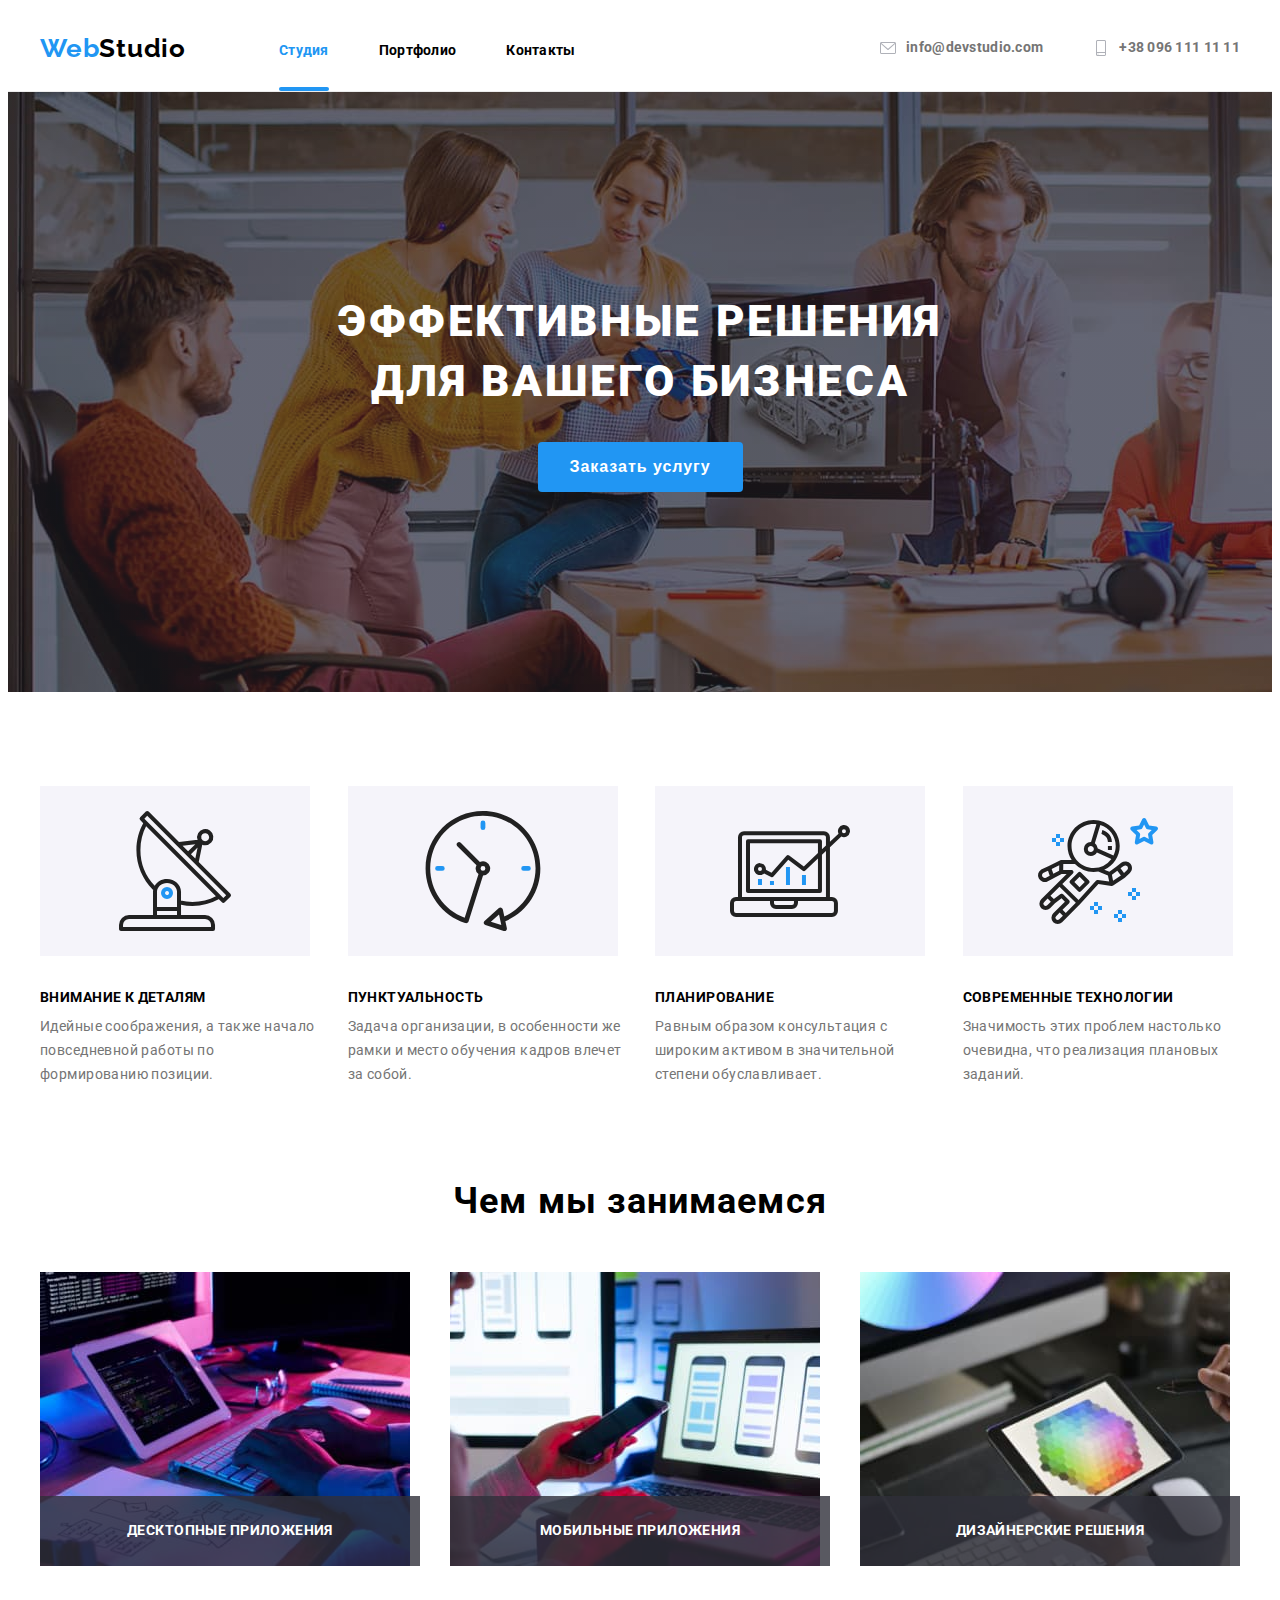
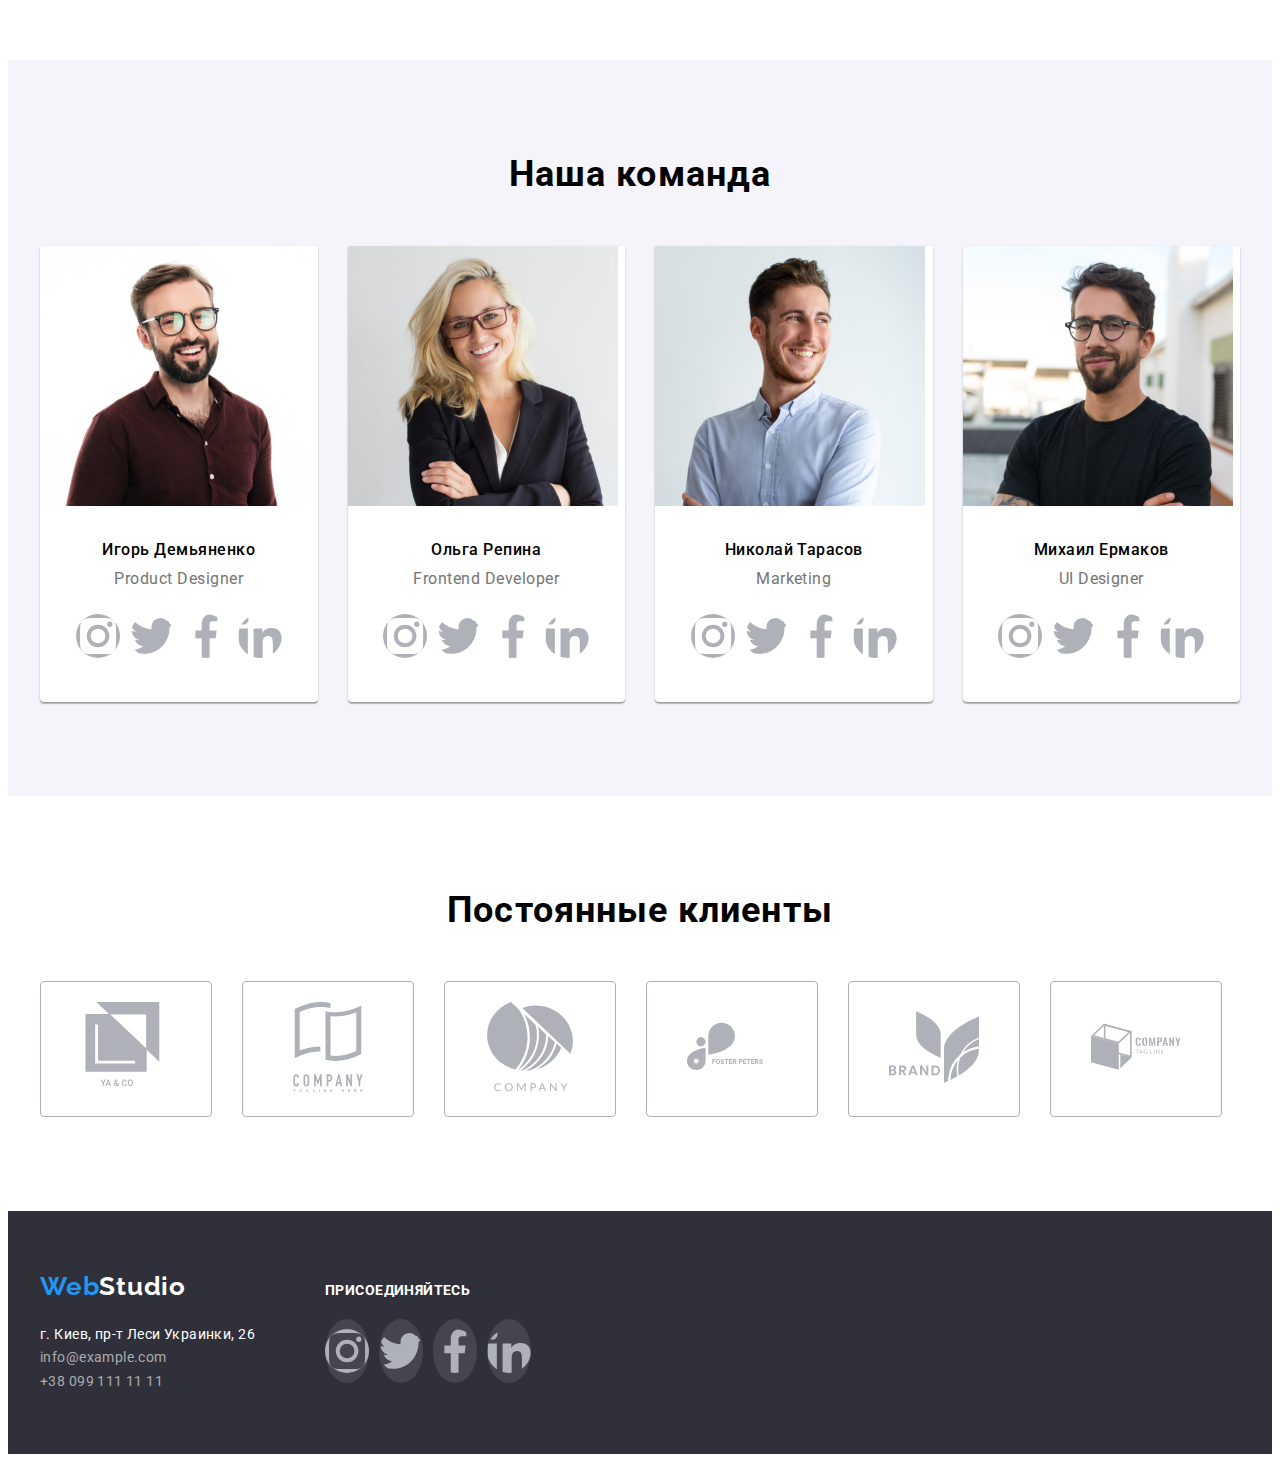
<file: index.html>
<!DOCTYPE html>
<html lang="ru">
<head>
    <meta charset="UTF-8">
    <meta name="viewport" content="width=device-width, initial-scale=1.0">
    <title>WebStudio</title>
    <link rel="stylesheet" href="https://cdnjs.cloudflare.com/ajax/libs/modern-normalize/1.0.0/modern-normalize.min.css" integrity="sha512-ISS7cAi1PEhQ8jnbJpJZMd29NlhNj4AWYyLOSp2CE/CsHxTCu+r+t0D2yoJudVrd0/8fTVPUVDzY5Tvli75u/g==" crossorigin="anonymous" />
    <link rel="stylesheet" href="./css/style.css">
    <link href="https://fonts.googleapis.com/css2?family=Raleway:wght@700&family=Roboto:wght@400;500;700;900&display=fallback" rel="stylesheet">
</head>
<body>
    <header class="header">
        <div class="container navigation">  
            <a href ="./index.html" class="logo"><span>Web</span>Studio</a> 
            <nav>    
                <ul class="nav-list">
                    <li class="item"><a href="./index.html"> <span class="main-page">Студия</span> </a></li>
                    <li class="item"><a href="./portfolio.html">Портфолио</a></li>
                    <li class="item"><a href="#contacts">Контакты</a></li>
                </ul>
            </nav>
            <ul class="contact-list">
                <li class="item"> 
                    <a href="mailto:info@devstudio.com">
                        <svg class="icon">
                            <use href="./images/sprite.svg#icon-mail"></use>
                        </svg>
                        info@devstudio.com</a></li>
                    <li class="item"> <a href="tel:+380961111111">
                        <svg class="icon">
                            <use href="./images/sprite.svg#icon-phone"></use>
                        </svg>
                        +38 096 111 11 11</a></li>
            </ul>
        </div>
    </header>
    
    <main>
        <section class="hero">
            <div class="overlay">
                <h1 class="hero-title">Эффективные решения<br>для вашего бизнеса</h1>
                <button type="button" data-modal-open>Заказать услугу</button>
            </div>
        </section>
        <section class="advantages-section">
            <div class="container">
                <ul class="advantages-list"> 
                     <li class="item">
                         <svg class="icon">
                             <use href="./images/sprite.svg#icon-features-icon-1"></use>
                         </svg>
                        <h2>Внимание к деталям</h2>
                        <p>Идейные соображения, а также начало повседневной работы по формированию позиции.</p>
                    </li>
                    <li class="item">
                        <svg class="icon">
                             <use href="./images/sprite.svg#icon-features-icon-2"></use>
                         </svg>
                        <h2 >Пунктуальность</h2>
                        <p>Задача организации, в особенности же рамки и место обучения кадров влечет за собой.</p>
                    </li>
                    <li class="item">
                        <svg class="icon">
                             <use href="./images/sprite.svg#icon-features-icon-3"></use>
                         </svg>
                        <h2>Планирование</h2>
                        <p>Равным образом консультация с широким активом в значительной степени обуславливает.</p>
                    </li>
                    <li class="item">
                        <svg class="icon">
                             <use href="./images/sprite.svg#icon-features-icon-4"></use>
                         </svg>
                        <h2>Современные технологии</h2>
                        <p>Значимость этих проблем настолько очевидна, что реализация плановых заданий.</p>
                    </li>
                </ul>
            </div>
        </section>
        <section class="features-section">
            <div class="container">
                <h3 class="content-title">Чем мы занимаемся</h3>
                <ul class="features-list">
                    <li class="item"> 
                        <img src="./images/main-page/img-desktop.jpg" alt="Десктопные приложения">
                        <p class="feature-title">Десктопные приложения</p>
                    </li>
                    <li class="item">
                        <img src="./images/main-page/img-mobile.jpg" alt="Мобильные приложения">
                        <p class="feature-title">Мобильные приложения</p>
                    </li>
                    <li class="item">
                        <img src="./images/main-page/img-designe.jpg" alt="Дизайнерские решения">
                        <p class="feature-title">Дизайнерские решения</p>
                    </li>
                </ul>
            </div>
        </section>
        <section class="command-section">
            <div class="container">
                <h3 class="content-title">Наша команда</h3>
                <ul class="command-list">
                    <li class="item">
                        <img src="./images/main-page/Igor.jpg" alt="фото Игоря Демьяненко">
                        <h4>Игорь Демьяненко</h4>
                        <p>Product Designer</p>
                        <ul class="command-social-list">
                            <li>
                                <a href="" aria-label="Instagram">
                                    <svg class="icon">
                                        <use href="./images/sprite.svg#icon-instagram"></use>       
                                    </svg>
                                </a>
                            </li>
                            <li>
                                <a href="" aria-label="Twitter">
                                    <svg class="icon">
                                        <use href="./images/sprite.svg#icon-twitter"></use>       
                                    </svg>
                                </a>
                            </li>
                            <li>
                                <a href="" aria-label="Facebook">
                                    <svg class="icon">
                                        <use href="./images/sprite.svg#icon-facebook"></use>       
                                    </svg>
                                </a>
                            </li>
                            <li> 
                                <a href="" aria-label="Linkedin">
                                    <svg class="icon">
                                        <use href="./images/sprite.svg#icon-linkedin"></use>       
                                    </svg>
                                </a>
                            </li>
                        </ul>
                    </li>
                    <li class="item">
                        <img src="./images/main-page/Olha.jpg" alt="фото Ольги Репиной">
                        <h4>Ольга Репина</h4>
                        <p>Frontend Developer</p>
                        <ul class="command-social-list">
                            <li>
                                <a href="" aria-label="Instagram">
                                    <svg class="icon">
                                        <use href="./images/sprite.svg#icon-instagram"></use>       
                                    </svg>
                                </a>
                            </li>
                            <li>
                                <a href="" aria-label="Twitter">
                                    <svg class="icon">
                                        <use href="./images/sprite.svg#icon-twitter"></use>       
                                    </svg>
                                </a>
                            </li>
                            <li>
                                <a href="" aria-label="Facebook">
                                    <svg class="icon">
                                        <use href="./images/sprite.svg#icon-facebook"></use>       
                                    </svg>
                                </a>
                            </li>
                            <li>
                                <a href="" aria-label="Linkedin">
                                    <svg class="icon">
                                        <use href="./images/sprite.svg#icon-linkedin"></use>       
                                    </svg>
                                </a>
                            </li>
                        </ul>
                    </li>
                    <li class="item">
                        <img src="./images/main-page/Nikolay.jpg" alt="фото Николая Тарасова">
                        <h4>Николай Тарасов</h4>
                        <p>Marketing</p>
                        <ul class="command-social-list">
                            <li>
                                <a href="" aria-label="Instagram">
                                    <svg class="icon">
                                        <use href="./images/sprite.svg#icon-instagram"></use>       
                                    </svg>
                                </a>
                            </li>
                            <li>
                                <a href="" aria-label="Twitter">
                                    <svg class="icon">
                                        <use href="./images/sprite.svg#icon-twitter"></use>       
                                    </svg>
                                </a>
                            </li>
                            <li>
                                <a href="" aria-label="Facebook">
                                    <svg class="icon">
                                        <use href="./images/sprite.svg#icon-facebook"></use>       
                                    </svg>
                                </a>
                            </li>
                            <li>
                                <a href="" aria-label="Linkedin">
                                    <svg class="icon">
                                        <use href="./images/sprite.svg#icon-linkedin"></use>       
                                    </svg>
                                </a>
                            </li>
                        </ul>
                    </li>
                    <li class="item">
                        <img src="./images/main-page/Mihail.jpg" alt="фото Михаила Ермакова">
                        <h4>Михаил Ермаков</h4>
                        <p>UI Designer</p>
                        <ul class="command-social-list">
                            <li>
                                <a href="" aria-label="Instagram">
                                    <svg class="icon">
                                        <use href="./images/sprite.svg#icon-instagram"></use>       
                                    </svg>
                                </a>
                            </li>
                            <li>
                                <a href="" aria-label="Twitter">
                                    <svg class="icon">
                                        <use href="./images/sprite.svg#icon-twitter"></use>       
                                    </svg>
                                </a>
                            </li>
                            <li>
                                <a href="" aria-label="Facebook">
                                    <svg class="icon">
                                        <use href="./images/sprite.svg#icon-facebook"></use>       
                                    </svg>
                                </a>
                            </li>
                            <li>
                                <a href="" aria-label="Linkedin">
                                    <svg class="icon">
                                        <use href="./images/sprite.svg#icon-linkedin"></use>       
                                    </svg>
                                </a>
                            </li>
                        </ul>
                    </li>
                </ul>
            </div>
        </section>
        <section class="client-section">
            <div class="container">
                <h3 class="content-title">Постоянные клиенты</h3>
                <ul class="client-list">
                    <li class="item"> 
                        <a href="" aria-label="1 client">
                            <svg class="icon">
                                <use href="./images/sprite.svg#icon-client-logo1"></use>
                            </svg>
                        </a>
                    </li>
                    <li class="item"> 
                        <a href="" aria-label="2 client">
                            <svg class="icon">
                                <use href="./images/sprite.svg#icon-client-logo2"></use>
                            </svg>
                        </a>
                    </li>
                    <li class="item">
                        <a href="" aria-label="3 client">
                            <svg class="icon">
                                <use href="./images/sprite.svg#icon-client-logo3"></use>
                            </svg>
                        </a>
                    </li>
                    <li class="item">
                        <a href="" aria-label="4 client">
                            <svg class="icon client4">
                                <use href="./images/sprite.svg#icon-client-logo4"   ></use>
                            </svg>
                        </a>
                    </li>
                    <li class="item">
                        <a href="" aria-label="5 client">
                            <svg class="icon">
                                <use href="./images/sprite.svg#icon-client-logo5"></use>
                            </svg>
                        </a>
                    </li>
                    <li class="item">
                        <a href="" aria-label="6 client">
                            <svg class="icon">
                                <use href="./images/sprite.svg#icon-client-logo6"></use>
                            </svg>
                        </a>
                    </li>
                </ul>
            </div>
        </section>
   </main>

    <footer id="contacts" class="page-footer"> 
        <div class="container footer">
            <div class="adress-section">
                <a href ="./index.html" class="logo"><span>Web</span><span class="foot-color">Studio</span></a>
                <address>
                    <p>г. Киев, пр-т Леси Украинки, 26 </p>
                    <a href="mailto:info@example.com" class="item">info@example.com</a> <br>
                    <a href="tel:+380991111111" class="item">+38 099 111 11 11</a>
                </address>
            </div>
            <section class="social">
                <h2>присоединяйтесь</h2>
                <ul class="links-list">
                    <li class="item">
                        <a href="" aria-label="Instagram">
                            <svg class="icon">
                                <use href="./images/sprite.svg#icon-instagram"></use>       
                            </svg>
                        </a>
                    </li>
                    <li class="item">
                        <a href="" aria-label="Twitter">
                            <svg class="icon">
                                <use href="./images/sprite.svg#icon-twitter"></use>       
                            </svg>
                        </a>
                    </li>
                    <li class="item"> 
                        <a href="" aria-label="Facebook"> 
                            <svg class="icon">
                                <use href="./images/sprite.svg#icon-facebook"></use>       
                            </svg>
                        </a>
                    </li>
                    <li class="item">
                        <a href="" aria-label=" Linkedin">
                            <svg class="icon">
                                <use href="./images/sprite.svg#icon-linkedin"></use>       
                            </svg>
                        </a>
                    </li>
                </ul>
            </section>
        </div>
    </footer>
    <div class="backdrop is-hidden" data-modal>
        <div class="modal">
            <button type="button" data-modal-close aria-label="modal icon">
                <svg class="icon">
                    <use href="./images/sprite.svg#icon-modal-close-icon"></use>
                </svg>
            </button>
        </div>
    </div>

    <script src="./js/modal.js"></script>
    </body>
</html>
</file>
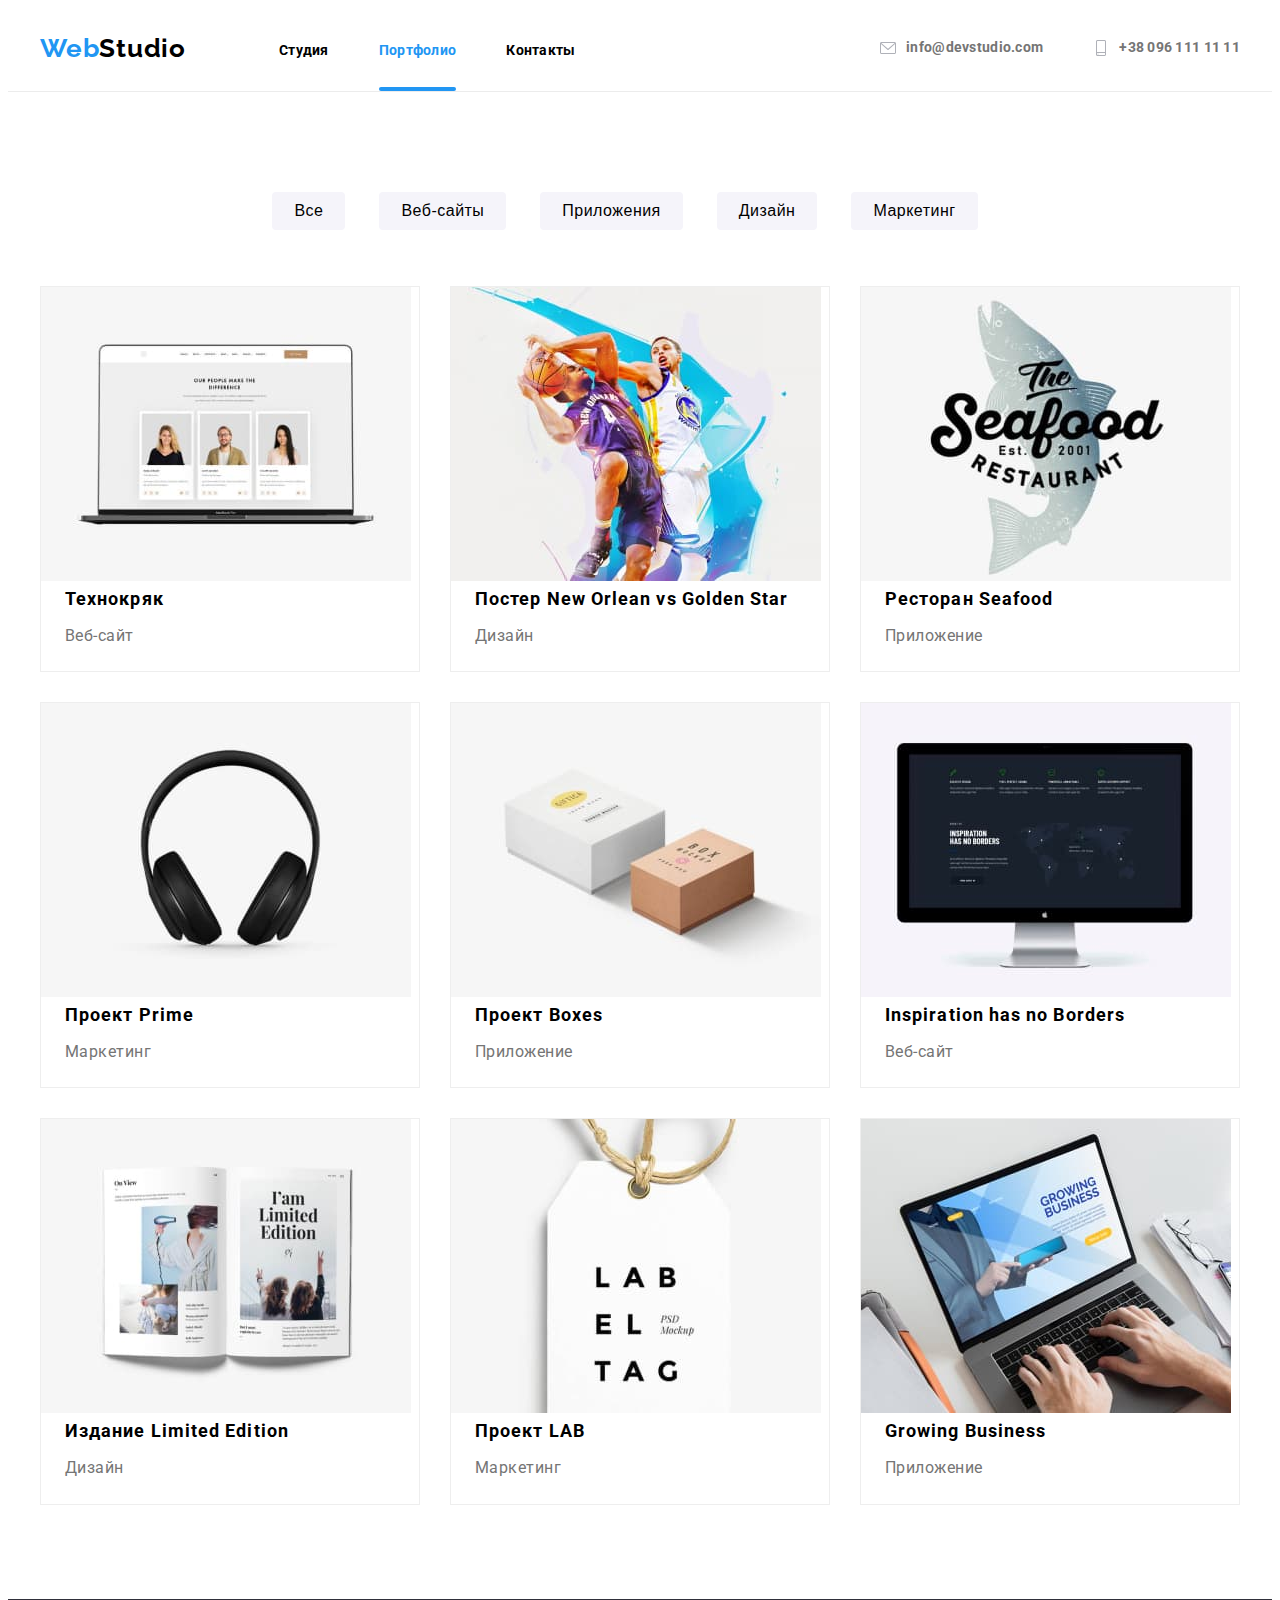
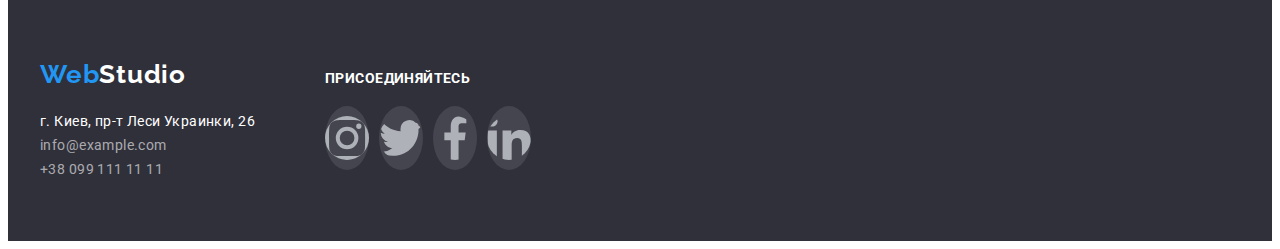
<file: portfolio.html>
<!DOCTYPE html>
<html lang="ru">
<head>
    <meta charset="UTF-8">
    <meta name="viewport" content="width=device-width, initial-scale=1.0">
    <title>Portfolio</title>
    <link rel="stylesheet" href="https://cdnjs.cloudflare.com/ajax/libs/modern-normalize/1.0.0/modern-normalize.min.css" integrity="sha512-ISS7cAi1PEhQ8jnbJpJZMd29NlhNj4AWYyLOSp2CE/CsHxTCu+r+t0D2yoJudVrd0/8fTVPUVDzY5Tvli75u/g==" crossorigin="anonymous" />
    <link rel="stylesheet" href="./css/style.css">
    <link href="https://fonts.googleapis.com/css2?family=Raleway:wght@700&family=Roboto:wght@400;500;700;900&display=fallback" rel="stylesheet">
</head>
<body>
    <header class="header">
        <div class="container navigation">  
            <a href ="./index.html" class="logo"><span>Web</span>Studio</a> 
            <nav>    
                <ul class="nav-list">
                    <li class="item"><a href="./index.html">Студия</a></li>
                    <li class="item"><a href="./portfolio.html"> <span class="main-page">Портфолио</span></a></li>
                    <li class="item"><a href="#contacts">Контакты</a></li>
                </ul>
            </nav>
            <ul class="contact-list">
                <li class="item"> 
                    <a href="mailto:info@devstudio.com">
                        <svg class="icon">
                            <use href="./images/sprite.svg#icon-mail"></use>
                        </svg>
                        info@devstudio.com</a></li>
                    <li class="item"> <a href="tel:+380961111111">
                        <svg class="icon">
                            <use href="./images/sprite.svg#icon-phone"></use>
                        </svg>
                        +38 096 111 11 11</a></li>
            </ul>
        </div>
    </header>

    <main>
        <section class="projects">
            <div class="container">
                <h1>Проекты</h1>
                <div class="buttons">
                    <button type="button">Все</button>  
                    <button type="button">Веб-сайты</button>  
                    <button type="button">Приложения</button>  
                    <button type="button">Дизайн</button>  
                    <button type="button">Маркетинг</button>  
                </div>
                    <ul class="projects-list">
                        <li class="item">
                            <div class="project-thumb">
                                <img src="./images/portfolio-page/project1.jpg" alt="Проект 1">
                                <p class="text">
                                    Технокряк это современная площадка распространения коронавируса. Компании используют эту платформу для цифрового шпионажа и атак на защищённые сервера конкурентов.
                                </p>
                            </div>
                            <h2>Технокряк</h2>
                            <p>Веб-сайт</p>
                        </li>
                        <li class="item">
                            <div class="project-thumb">
                                <img src="./images/portfolio-page/project2.jpg" alt="Проект 2">
                                <p class="text">
                                    Технокряк это современная площадка распространения коронавируса. Компании используют эту платформу для цифрового шпионажа и атак на защищённые сервера конкурентов.
                                </p>
                            </div>
                            <h2>Постер New Orlean vs Golden Star</h2>
                            <p>Дизайн</p>
                        </li>
                        <li class="item">
                            <div class="project-thumb">
                                <img src="./images/portfolio-page/project3.jpg" alt="Проект 3">
                                <p class="text">
                                    Технокряк это современная площадка распространения коронавируса. Компании используют эту платформу для цифрового шпионажа и атак на защищённые сервера конкурентов.
                                </p>
                            </div>
                            <h2>Ресторан Seafood</h2>
                            <p>Приложение</p>
                        </li>
                        <li class="item">
                            <div class="project-thumb">
                                <img src="./images/portfolio-page/project4.jpg" alt="Проект 4">
                                <p class="text">
                                    Технокряк это современная площадка распространения коронавируса. Компании используют эту платформу для цифрового шпионажа и атак на защищённые сервера конкурентов.
                                </p>
                            </div>
                            <h2>Проект Prime</h2>
                            <p>Маркетинг</p>
                        </li>
                        <li class="item">
                            <div class="project-thumb">
                                <img src="./images/portfolio-page/project5.jpg" alt="Проект 5">
                                <p class="text">
                                    Технокряк это современная площадка распространения коронавируса. Компании используют эту платформу для цифрового шпионажа и атак на защищённые сервера конкурентов.
                                </p>
                            </div>
                            <h2>Проект Boxes</h2>
                            <p>Приложение</p>
                        </li>
                        <li class="item">
                            <div class="project-thumb">
                                <img src="./images/portfolio-page/project6.jpg" alt="Проект 6">
                                <p class="text">
                                    Технокряк это современная площадка распространения коронавируса. Компании используют эту платформу для цифрового шпионажа и атак на защищённые сервера конкурентов.
                                </p>
                            </div>
                            <h2>Inspiration has no Borders</h2>
                            <p>Веб-сайт</p>
                        </li>
                        <li class="item">
                            <div class="project-thumb">
                                <img src="./images/portfolio-page/project7.jpg" alt="Проект 7">
                                <p class="text">
                                    Технокряк это современная площадка распространения коронавируса. Компании используют эту платформу для цифрового шпионажа и атак на защищённые сервера конкурентов.
                                </p>
                            </div>
                            <h2>Издание Limited Edition</h2>
                            <p>Дизайн</p>
                        </li>
                        <li class="item">
                            <div class="project-thumb">
                                <img src="./images/portfolio-page/project8.jpg" alt="Проект 8"> 
                                <p class="text">
                                    Технокряк это современная площадка распространения коронавируса. Компании используют эту платформу для цифрового шпионажа и атак на защищённые сервера конкурентов.
                                </p>
                            </div>
                            <h2>Проект LAB</h2>
                            <p>Маркетинг</p>
                        </li>
                        <li class="item">
                            <div class="project-thumb">
                                <img src="./images/portfolio-page/project9.jpg" alt="Проект 9">
                                <p class="text">
                                    Технокряк это современная площадка распространения коронавируса. Компании используют эту платформу для цифрового шпионажа и атак на защищённые сервера конкурентов.
                                </p>
                            </div>
                            <h2>Growing Business</h2>
                            <p>Приложение</p>
                        </li>
                    </ul>
                </div>
            </section>            
    </main> 

    <footer id="contacts" class="page-footer"> 
        <div class="container footer">
            <div class="adress-section">
                <a href ="./index.html" class="logo"><span>Web</span><span class="foot-color">Studio</span></a>
                <address>
                    <p>г. Киев, пр-т Леси Украинки, 26 </p>
                    <a href="mailto:info@example.com" class="item">info@example.com</a> <br>
                    <a href="tel:+380991111111" class="item">+38 099 111 11 11</a>
                </address>
            </div>
            <section class="social">
                <h2>присоединяйтесь</h2>
                <ul class="links-list">
                    <li class="item">
                        <a href="" aria-label="Instagram">
                            <svg class="icon">
                                <use href="./images/sprite.svg#icon-instagram"></use>       
                            </svg>
                        </a>
                    </li>
                    <li class="item">
                        <a href="" aria-label="Twitter">
                            <svg class="icon">
                                <use href="./images/sprite.svg#icon-twitter"></use>       
                            </svg>
                        </a>
                    </li>
                    <li class="item"> 
                        <a href="" aria-label="Facebook"> 
                            <svg class="icon">
                                <use href="./images/sprite.svg#icon-facebook"></use>       
                            </svg>
                        </a>
                    </li>
                    <li class="item">
                        <a href="" aria-label=" Linkedin">
                            <svg class="icon">
                                <use href="./images/sprite.svg#icon-linkedin"></use>       
                            </svg>
                        </a>
                    </li>
                </ul>
            </section>
        </div>
    </footer>
</body>
</html>
</file>
<file: css/style.css>
:root{
    --header-color: #212121;
    --paragraph-color: #757575;
    --background: #F5F4FA;
    --sections-background: #2F303A;
    --selection-color: #2196F3;
    --white-color: #ffffff;
    --icon-color: #AFB1B8;
    --timing-cubic: cubic-bezier(0.4, 0, 0.2, 1);
}

html{
    box-sizing: border-box;
}

/* контейнер */
.container{
    width: 1200px;
    margin-left: auto;
    margin-right: auto;
    padding-left: 15px;
    padding-right: 15px;

}

/* обнуление margins */
h1,
h2,
h3,
h4,
h5,
h6,
p{
    margin-top: 0;
    margin-bottom: 0;
}

ul{
    padding: 0;
    margin: 0;
}

body{
    color: var(--headen-color);
    font-family: Roboto;
    font-style: normal;
    font-weight: 400;
}

ul{
    list-style: none;
}

a{
    text-decoration: none;
}

/* навигация в head */

.header{
    border-bottom: 1px solid #ECECEC;
    background-color: var(--white-color);  
}
.navigation{
    display: flex;
    justify-content: space-between;
    align-items: center;
}

/* логотип*/
.logo{
    margin: 0;
    padding: 0;
    margin-right: 93px;
    padding-top: 24px;
    padding-bottom: 25px;
    color: #000000;
    font-family: Raleway;
    font-weight: 700;
    font-size: 26px;
    line-height: 1.2;
    letter-spacing: 0.03em;
}

.logo span{
    color: var(--selection-color);
}

.logo .foot-color{
    color: var(--white-color);
}

/* cписки-ссылок */
ul a{
    color:inherit;
    font-weight: 700;
    font-size: 14px;
    line-height: 1.1;
    letter-spacing: 0.02em;
}

/*навигация header*/
.nav-list{
    display: flex;
}

.nav-list .item{
    position: relative;
    margin: 0;
    padding: 0;
    padding-top: 32px;
    padding-bottom: 32px;

    transition: color 250ms var(--timing-cubic);
}

.nav-list .item:not(:last-child){
    margin-right: 50px;
}

.nav-list .item:hover,
.nav-list .item:focus{
    color: var(--selection-color);
}

.main-page{
    color: var(--selection-color);
}

.main-page::after{
    position: absolute;
    bottom: 0;
    content: "";
    display: block;
    width:100%;
    height: 4px;
    border-radius: 2px;
    background-color: var(--selection-color);
}   

/* header контакты */
.contact-list{
    display: flex;
    margin-left: auto;
}

.contact-list .item:not(:last-child){
    margin-right: 50px;
}

.contact-list a{
    display: inline-flex;
    color: var(--paragraph-color);

    transition: color 250ms var(--timing-cubic);
}

.contact-list a:hover,
.contact-list a:focus{
    color: var(--selection-color);

}

.contact-list a:hover .icon,
.contact-list a:focus .icon{
    fill: var(--selection-color);
}

.contact-list .icon{
    align-items: center;
    width: 16px;
    height: 16px;
    margin-right: 10px;
    fill: var(--icon-color);

    transition: fill 250ms var(--timing-cubic);
  }

/* hero */
.overlay{
    max-width: 1600px;
    height: 600px;
    margin-left: auto;
    margin-right: auto; 
    background-color: var(--sections-background);
    background-image: linear-gradient(rgba(47, 48, 58, 0.4), rgba(47, 48, 58, 0.4)),
                    url(../images/main-page/hero-img.jpg);
    text-align: center;
    
}

.hero-title{
    padding-top: 200px;
    margin-bottom: 30px;
    color: var(--white-color);
    font-weight: 900;
    font-size: 44px;
    line-height: 1.36;
    letter-spacing: 0.06em;
    text-transform: uppercase;   
}

.hero button{
    display: inline-block;
    padding: 10px 32px;
    border: none;
    border-radius: 4px;
    background-color: var(--selection-color);
    color: var(--white-color);
    font-weight: 700;
    font-size: 16px;
    line-height: 1.87;
    letter-spacing: 0.06em;

}

/*   заголовки страницы */ 
.content-title{
    padding-top: 94px;
    margin-bottom: 50px;
    font-weight: 700;
    font-size: 36px;
    line-height: 1.15;
    text-align: center;
    letter-spacing: 0.03em;
}

/* блок с описанием преимуществ */

.advantages-section{
    padding-top: 94px;
}

.advantages-list{
    display: flex;
}

.advantages-list .item{
   width: calc((100% - 90px)/4);
   margin-right: 30px;
}

.advantages-list .item:last-child{
    margin-right: 0;
}

.advantages-list .icon{
    /* display: flex; */
    width: 270px;
    height: 120px;
    padding-top:25px;
    padding-bottom: 25px;
    margin-bottom: 30px;
    background-color: var(--background);
}

.advantages-list h2{
    margin-bottom: 10px;
    font-weight: 700;
    font-size: 14px;
    line-height: 1.1;
    letter-spacing: 0.03em;
    text-transform: uppercase;
    }

.advantages-list p{
    color: var(--paragraph-color);
    font-weight: 400;
    font-size: 14px;
    line-height: 1.7;
    letter-spacing: 0.03em;
}


/* секция "чем занимаемся" */

.features-list{
    display: flex;
}

.features-list .item{
    position: relative;
    width: calc((100% - 60px) /3);
    height: 294px;
    margin-right: 30px;
    margin-bottom: 94px;
}

.features-list .item:last-child{
    margin-right: 0;
}

.features-list img{
    padding: 0;
    margin: 0;
}
.feature-title{
    position: absolute;
    bottom: 0;
    width: 100%;
    padding-top: 27px;
    padding-bottom: 27px;
    color: var(--white-color);
    background-color: rgba(47, 48, 58, 0.8);
    font-weight: 700;
    font-size: 14px;
    line-height: 1.14;
    letter-spacing: 0.03em;
    text-align: center;
    text-transform: uppercase;
}
/* секция о команде */

.command-section{
    background-color: var(--background);
}
.command-list{
    display: flex;
}

.command-list .item{
    width: calc((100% - 90px) /4);
    margin-right: 30px;
    margin-bottom: 94px;
    box-shadow: 0px 1px 3px rgba(0, 0, 0, 0.12), 0px 1px 1px rgba(0, 0, 0, 0.14), 0px 2px 1px rgba(0, 0, 0, 0.2);
    border-radius: 0px 0px 4px 4px;
    background-color: var(--white-color);

}

.command-list .item:last-child{
    margin-right: 0;
}

.command-list img{
    width: 270px;
    padding: 0;
    margin: 0;
    margin-bottom: 30px;
}
.command-list h4{
    margin-bottom: 10px;
    font-weight: 500;
    font-size: 16px;
    line-height: 1.2;
    text-align: center;
    letter-spacing: 0.03em;
}
.command-list p{
    margin-bottom: 16px;
    color:var(--paragraph-color);
    font-size: 16px;
    font-weight: 400;
    line-height: 1.2;
    text-align: center;
    letter-spacing: 0.03em;
}

.command-social-list{
    display: flex;
    margin-bottom: 30px;
    justify-content: center;
}
.command-social-list li{
    width: 44px;
    margin-right: 10px; 
    padding: 0;
}

.command-social-list li:last-child{
    margin-right: 0;
}
    
.command-social-list .icon{
    width: 44px;
    height: 44px;
    padding-top: 10px;
    padding-bottom: 10px;
    border-radius: 50%;
    fill: var(--icon-color);

    transition: fill 250ms var(--timing-cubic), background-color 250ms var(--timing-cubic);
}

.command-social-list .icon:hover, 
.command-social-list .icon:focus{
    border:1px;
    border-radius: 50%; 
    fill: var(--white-color);
    background-color: var(--selection-color);    
}

/* секция клиентов */

.client-list{
    display:flex;
}

.client-list .item{
    width: calc((100% - 150px)/6);
    margin-right: 30px;
    margin-bottom: 94px;
    border: 1px solid #AFB1B8;
    box-sizing: border-box;
    border-radius: 4px;    

    transition: border 250ms var(--timing-cubic);
}

.client-list:last-child{
    margin-right: 0;
}

.client-list .icon{
    width: 170px;
    height: 90px;
    padding-top: 20px;
    padding-bottom: 20px;
    fill: var(--icon-color);

    transition:fill 250ms var(--timing-cubic);
}

.client-list .item:hover,
.client-list .item:focus{
    border: 1px solid var(--selection-color);
}

.client-list .item:hover .icon,
.client-list .item:focus .icon{
    fill: var(--selection-color);
}


/* футер */
.page-footer{
    padding-bottom: 60px;
    background-color: var(--sections-background);
    color: var(--white-color);
}

.footer{
    display:flex;
    align-items: baseline;
}

.adress-section .logo{
    display: block;
    margin-bottom: 20px;    
    padding-top: 60px;
}
.adress-section{
    margin-right: 70px;
}
.adress-section address{
    margin: 0;
    padding: 0;
    font-weight: 400;
    font-size: 14px;
    font-style:var(--selection-color);
    line-height: 1.7;
    letter-spacing: 0.03em;
    
}
.adress-section a{
    /* display: block; */
    padding: 0;
    margin: 0;
    color:rgba(255, 255, 255, 0.6);
}

address .item{
    padding-top: 9px;
}

.social h2{
    margin-bottom: 20px;
    font-weight: 700;
    font-size: 14px;
    line-height: 1.1;
    letter-spacing: 0.03em;
    text-transform: uppercase;
}

.links-list{
    display:flex;
}

.links-list .item{
    width: 44px;
    margin-right: 10px;
}
.links-list .item:last-child{
    margin-right: 0;
}

.links-list .icon{
    width: 44px;
    height: 44px;
    padding-top: 10px;
    padding-bottom: 10px;
    border-radius: 50%;   
    background: rgba(255, 255, 255, 0.1);
    fill: var(--icon-color);

    transition: fill 250ms var(--timing-cubic), background-color 250ms var(--timing-cubic);
}

.links-list .icon:hover, 
.links-list .icon:focus{
    border:1px;
    border-radius: 50%; 
    fill: var(--white-color);
    background-color: var(--selection-color);    
}

/* Модальное окно */
.backdrop{
    position: fixed;
    top:0;
    left:0;
    width: 100%;
    height: 100%;
    background-color: rgba(0, 0, 0, 0.2);

    transition: opacity 250ms var(--timing-cubic);
}

.backdrop.is-hidden{
    opacity: 0;
    pointer-events: none;
}

.backdrop.is-hidden .modal{
    transform:translate(-50%, -50%) scale(0.9);
}

.modal{
    position: absolute;
    top: 50%;
    left: 50%;   
    width: 528px;
    height: 581px;
    background-color: var(--white-color);
    box-shadow: 0px 1px 3px rgba(0, 0, 0, 0.12), 0px 1px 1px rgba(0, 0, 0, 0.14), 0px 2px 1px rgba(0, 0, 0, 0.2);
    border-radius: 4px;

    transform: translate(-50%, -50%) scale(1);
    transition: transform 250ms var(--timing-cubic); 
}

.modal button{
    position: absolute;
    top: 8px;
    right: 8px;
    width: 30px;
    height: 30px;
    border-radius: 50%;
    border: 1px solid rgba(0, 0, 0, 0.1);
    background-color: var(--white-color);
}

.modal .icon{
    width: 100%;
    height: 100%;
    text-align: center;
}

/* PORTFOLIO */

.projects{
    padding-top: 100px;
    padding-bottom: 94px;
}
.projects h1{
    display: none;
}

.buttons{
    margin-bottom: 56px;
    text-align: center;    
}

.projects button{
    padding: 6px 22px;
    margin-right: 30px;
    border-radius: 4px;
    border: none;
    background: var(--background);
    font-weight: 500;
    font-size: 16px;
    line-height: 1.6;
    text-align: center;
    letter-spacing: 0.03em;
    
    transition: background-color 250ms var(--timing-cubic), color 250ms var(--timing-cubic);
}

.projects button:hover,
.projects button:focus{
    background-color: var(--selection-color);
    color: var(--white-color);
}

.projects-list{
    display: flex;
    flex-wrap: wrap;
    justify-content: start;
}

.projects-list .item{ 
    width: calc((100% - 2*30px) /3);
    margin-right: 30px;
    margin-bottom: 30px;
    border: 1px solid #EEEEEE;
    box-sizing: border-box;
    background-color: var(--white-color);
}

.projects-list .item:nth-child(3n){
    margin-right: 0;
}

.projects-list .item:nth-last-child(-n+3){
    margin-bottom: 0;
}

.projects-list .item:hover,
.projects-list .item:focus{
    box-shadow: 0px 1px 1px rgba(0, 0, 0, 0.12), 0px 4px 4px rgba(0, 0, 0, 0.06), 1px 4px 6px rgba(0, 0, 0, 0.16);
}

.projects-list .item:hover .project-thumb::before{
    transform: translateY(0);
}

.projects-list .item:hover .text{
    transform: translateY(0);
    opacity: 1;
}

.project-thumb{
    position: relative;
    overflow: hidden;
    height: 294px;
}

.project-thumb::before{
    position: absolute;
    content: "";
    width: 100%;
    height: 100%;
    background-color: rgba(33, 150, 243, 0.9);

    transform: translateY(100%);
    transition: transform 250ms var(--timing-cubic);
}


.project-thumb .text{
    position: absolute;
    opacity: 0;
    top: 63px;
    left: 24px;
    color: var(--white-color);
    font-size: 18px;
    line-height: 1.55;

    transform: translateY(100%);
    transition: transform 250ms var(--timing-cubic), opacity 250ms var(--timing-cubic);
}


.projects-list img{
    padding: 0;
    margin: 0;
    /* width: 370px; */
    margin-bottom: 20px;
}

.projects-list h2{
    margin-left: 24px;
    margin-right: 24px;
    margin-bottom: 4px;
    font-weight: 700;
    font-size: 18px;
    line-height: 2;
    letter-spacing: 0.06em;
}

.projects-list p{
    margin-left: 24px;
    margin-right: 24px;
    margin-bottom: 20px;
    color: var(--paragraph-color);
    font-weight: 400;
    font-size: 16px;
    line-height: 1.9;
    letter-spacing: 0.03em;
}
</file>
